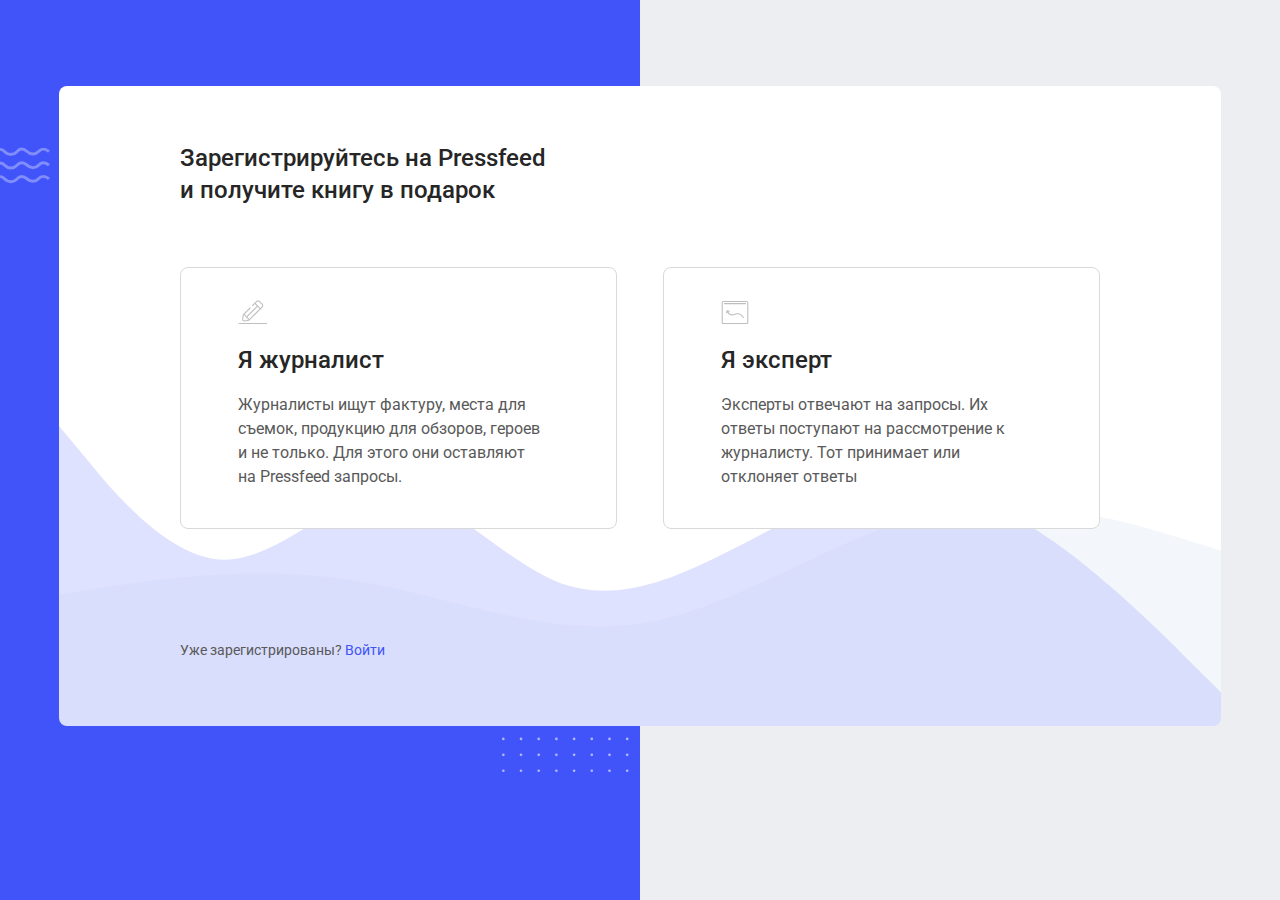
<file: index.html>
<!DOCTYPE html>
<html lang="ru">

<head>
    <meta charset="UTF-8">
    <meta http-equiv="X-UA-Compatible" content="IE=edge">
    <meta name="viewport" content="width=device-width, initial-scale=1.0">
    <link href="https://fonts.googleapis.com/css2?family=Roboto:wght@400;500&display=swap" rel="stylesheet">
    <link rel="stylesheet" href="styles/style-common.css">
    <link rel="stylesheet" href="styles/style-journalist-expert.css">
    <link rel="preconnect" href="https://fonts.googleapis.com">
    <link rel="preconnect" href="https://fonts.gstatic.com" crossorigin>
    <title>Главная</title>
</head>

<body>
    <div class="container">
        <div class="main-block">
            <h1 class="title">
                Зарегистрируйтесь на Pressfeed<br> и получите книгу в подарок
            </h1>
            <div class="row">
                <a class="link-block" href="journalist.html">
                    <div class="link-block__icon-title">
                        <svg width="29" height="24" class="icon-svg" viewBox="0 0 29 24" fill="none"
                            xmlns="http://www.w3.org/2000/svg">
                            <path fill-rule="evenodd" clip-rule="evenodd"
                                d="M16.8475 4.06716L14.8797 6.03494C14.7748 6.13683 14.6341 6.19355 14.4879 6.19293C14.3417 6.1923 14.2015 6.13439 14.0975 6.0316C14.0454 5.98075 14.0039 5.92004 13.9755 5.85302C13.9471 5.78599 13.9323 5.71399 13.932 5.64119C13.9317 5.5684 13.9459 5.49627 13.9737 5.429C14.0015 5.36173 14.0425 5.30068 14.0941 5.24938L18.4186 0.924381C19.2836 0.0593811 20.6936 0.0566041 21.5541 0.91716L24.7114 4.07438C25.5758 4.93883 25.5658 6.34827 24.7041 7.20994L11.0858 20.8283L6.31636 21.5094C4.9758 21.701 3.92747 20.6533 4.11913 19.3094L4.80024 14.5427L11.7441 7.59994C11.849 7.49805 11.9897 7.44133 12.1359 7.44195C12.2822 7.44257 12.4223 7.50049 12.5264 7.60327C12.5784 7.65412 12.6199 7.71483 12.6483 7.78186C12.6767 7.84888 12.6915 7.92089 12.6918 7.99368C12.6921 8.06648 12.6779 8.13861 12.6501 8.20588C12.6223 8.27314 12.5813 8.3342 12.5297 8.38549L6.63358 14.281L8.59802 16.2449L18.8114 6.0316L16.8475 4.06716ZM17.633 3.2816L22.3469 7.99549L23.9186 6.42438C24.3464 5.99605 24.3558 5.28994 23.9258 4.85994L20.7686 1.70272C20.3441 1.27883 19.6386 1.27605 19.2047 1.70994L17.633 3.2816ZM21.5614 8.7816L19.5975 6.81716L9.38358 17.031L11.3475 18.9949L21.5614 8.78105V8.7816ZM5.84802 15.0666L5.21913 19.4666C5.13191 20.0783 5.55358 20.496 6.15913 20.4099L10.5619 19.7805L5.84802 15.0666ZM1.11024 24.2222C0.962901 24.2222 0.821592 24.1636 0.717406 24.0594C0.613219 23.9553 0.554688 23.8139 0.554688 23.6666C0.554688 23.5193 0.613219 23.378 0.717406 23.2738C0.821592 23.1696 0.962901 23.111 1.11024 23.111H28.8936C29.0409 23.111 29.1822 23.1696 29.2864 23.2738C29.3906 23.378 29.4491 23.5193 29.4491 23.6666C29.4491 23.8139 29.3906 23.9553 29.2864 24.0594C29.1822 24.1636 29.0409 24.2222 28.8936 24.2222H1.11024Z" />
                        </svg>
                        <h1 class="link-block__title title">Я журналист</h1>
                    </div>
                    <h4 class="link-block__text">
                        Журналисты ищут фактуру, места для съемок,
                        продукцию для обзоров, героев и не только.
                        Для этого они оставляют на Pressfeed запросы.
                    </h4>
                </a>
                <a class="link-block" href="expert.html">
                    <div class="link-block__icon-title">
                        <svg width="29" height="24" class="icon-svg" viewBox="0 0 29 24"
                            xmlns="http://www.w3.org/2000/svg" id="expert-icon">
                            <path
                                d="M8.11565 11.7972C8.18613 11.8161 8.25964 11.821 8.33198 11.8115C8.40432 11.8019 8.47408 11.7783 8.53728 11.7418C8.60047 11.7053 8.65586 11.6568 8.70029 11.5989C8.74472 11.541 8.77731 11.4749 8.79621 11.4045C8.8151 11.334 8.81993 11.2605 8.81042 11.1881C8.80091 11.1158 8.77724 11.046 8.74077 10.9828C8.70429 10.9197 8.65573 10.8643 8.59785 10.8198C8.53997 10.7754 8.47391 10.7428 8.40343 10.7239L6.25676 10.1489C6.11451 10.1109 5.96298 10.1309 5.83547 10.2046C5.70797 10.2782 5.61492 10.3995 5.57677 10.5417L5.00065 12.6889C4.96249 12.8312 4.98244 12.9829 5.0561 13.1105C5.09257 13.1737 5.14113 13.2291 5.19901 13.2736C5.25689 13.318 5.32295 13.3506 5.39343 13.3695C5.53576 13.4076 5.68743 13.3877 5.81506 13.314C5.94268 13.2404 6.03582 13.119 6.07398 12.9767L6.2851 12.1878C8.18343 15.4922 10.1323 16.1906 14.4534 14.75C17.5318 13.7239 19.9523 14.7256 21.859 17.8456C21.8966 17.9086 21.9464 17.9636 22.0054 18.0073C22.0644 18.051 22.1314 18.0825 22.2027 18.1001C22.274 18.1177 22.348 18.1211 22.4206 18.1099C22.4932 18.0987 22.5628 18.0732 22.6255 18.035C22.6881 17.9967 22.7426 17.9464 22.7857 17.887C22.8288 17.8276 22.8597 17.7602 22.8766 17.6888C22.8935 17.6173 22.8961 17.5432 22.8842 17.4708C22.8723 17.3983 22.8462 17.329 22.8073 17.2667C20.6407 13.72 17.6907 12.5 14.1018 13.6956C10.2929 14.9656 8.84343 14.4856 7.19954 11.5528L8.11565 11.7972ZM25.6673 0.888916H2.33399C1.89196 0.888916 1.46803 1.06451 1.15547 1.37707C0.842913 1.68963 0.66732 2.11356 0.66732 2.55558V22.5556C0.66732 22.9976 0.842913 23.4215 1.15547 23.7341C1.46803 24.0467 1.89196 24.2222 2.33399 24.2222H25.6673C26.1093 24.2222 26.5333 24.0467 26.8458 23.7341C27.1584 23.4215 27.334 22.9976 27.334 22.5556V2.55558C27.334 2.11356 27.1584 1.68963 26.8458 1.37707C26.5333 1.06451 26.1093 0.888916 25.6673 0.888916ZM25.6673 2.00003C25.8147 2.00003 25.956 2.05856 26.0602 2.16275C26.1643 2.26693 26.2229 2.40824 26.2229 2.55558V22.5556C26.2229 22.7029 26.1643 22.8442 26.0602 22.9484C25.956 23.0526 25.8147 23.1111 25.6673 23.1111H2.33399C2.18664 23.1111 2.04534 23.0526 1.94115 22.9484C1.83696 22.8442 1.77843 22.7029 1.77843 22.5556V2.55558C1.77843 2.40824 1.83696 2.26693 1.94115 2.16275C2.04534 2.05856 2.18664 2.00003 2.33399 2.00003H25.6673ZM24.5562 25.3334H19.0007C18.8533 25.3334 18.712 25.3919 18.6078 25.4961C18.5036 25.6003 18.4451 25.7416 18.4451 25.8889C18.4451 26.0363 18.5036 26.1776 18.6078 26.2818C18.712 26.3859 18.8533 26.4445 19.0007 26.4445H24.5562C24.7035 26.4445 24.8449 26.3859 24.949 26.2818C25.0532 26.1776 25.1118 26.0363 25.1118 25.8889C25.1118 25.7416 25.0532 25.6003 24.949 25.4961C24.8449 25.3919 24.7035 25.3334 24.5562 25.3334ZM9.00065 25.3334H3.4451C3.29775 25.3334 3.15645 25.3919 3.05226 25.4961C2.94807 25.6003 2.88954 25.7416 2.88954 25.8889C2.88954 26.0363 2.94807 26.1776 3.05226 26.2818C3.15645 26.3859 3.29775 26.4445 3.4451 26.4445H9.00065C9.14799 26.4445 9.2893 26.3859 9.39349 26.2818C9.49768 26.1776 9.55621 26.0363 9.55621 25.8889C9.55621 25.7416 9.49768 25.6003 9.39349 25.4961C9.2893 25.3919 9.14799 25.3334 9.00065 25.3334ZM24.5562 3.11114H3.4451C3.29775 3.11114 3.15645 3.16967 3.05226 3.27386C2.94807 3.37804 2.88954 3.51935 2.88954 3.66669C2.88954 3.81404 2.94807 3.95534 3.05226 4.05953C3.15645 4.16372 3.29775 4.22225 3.4451 4.22225H24.5562C24.7035 4.22225 24.8449 4.16372 24.949 4.05953C25.0532 3.95534 25.1118 3.81404 25.1118 3.66669C25.1118 3.51935 25.0532 3.37804 24.949 3.27386C24.8449 3.16967 24.7035 3.11114 24.5562 3.11114Z" />
                        </svg>
                        <h1 class="link-block__title title">Я эксперт</h1>
                    </div>
                    <h4 class="link-block__text">
                        Эксперты отвечают на запросы.
                        Их ответы поступают на рассмотрение к журналисту.
                        Тот принимает или отклоняет ответы
                    </h4>
                </a>
            </div>
            <div class="bottom-link">
                Уже зарегистрированы? <a class="link-btn" href="login.html">Войти</a>
            </div>
        </div>
    </div>
</body>

</html>
</file>
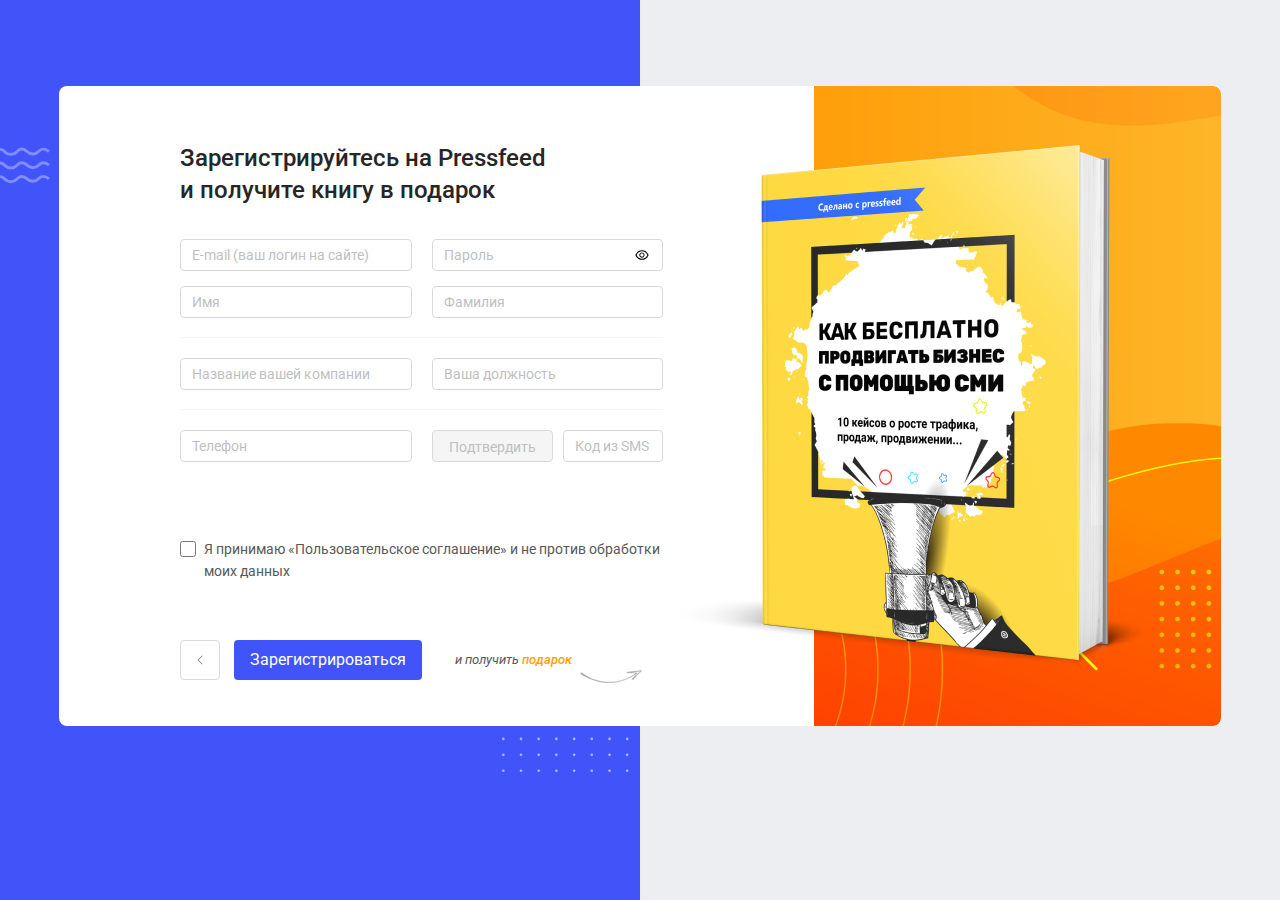
<file: expert.html>
<!DOCTYPE html>
<html lang="ru">

<head>
    <meta charset="UTF-8">
    <meta http-equiv="X-UA-Compatible" content="IE=edge">
    <meta name="viewport" content="width=device-width, initial-scale=1.0">
    <link rel="preconnect" href="https://fonts.googleapis.com">
    <link rel="preconnect" href="https://fonts.gstatic.com" crossorigin>
    <link href="https://fonts.googleapis.com/css2?family=Roboto:wght@400;500&display=swap" rel="stylesheet">
    <link rel="stylesheet" href="styles/style-common.css">
    <link rel="stylesheet" href="styles/style-expert.css">
    <title>Эксперт</title>
</head>

<body>
    <div class="container">
        <div class="main-block">
            <h1 class="title">Зарегистрируйтесь на Pressfeed<br> и получите книгу в подарок</h1>
            <form id="form">
                <input type="email" class="input input_md input_normal input-email" id="email"
                    placeholder="E-mail (ваш логин на сайте)">
                <div class="input input_md input_normal password-input-block" id="password-block">
                    <input type="password" class="input input-password" id="password"
                        placeholder="Пароль">
                    <button class="password-show-btn" id="password-visible-btn"></button>
                </div>
                <input type="text" class="input input_md input_normal input-firstname" id="first-name"
                    placeholder="Имя">
                <input type="text" class="input input_md input_normal input-lastname" id="last-name"
                    placeholder="Фамилия">
                <hr>
                <input type="text" class="input input_md input_normal input-company" id="company"
                    placeholder="Название вашей компании">
                <input type="text" class="input input_md input_normal input-position" id="position"
                    placeholder="Ваша должность">
                <hr>
                <input type="text" class="input input_md input_normal input-telephone" id="telephone"
                    placeholder="Телефон">
                <div class="accept-btn-code-block">
                    <button class="btn btn_md btn_primary" id="accept-btn" disabled>
                        Подтвердить
                    </button>
                    <input type="text" class="input input_md input_normal input-code" id="code"
                        placeholder="Код из SMS">
                </div>
                <div class="user-agreement-block">
                    <label for="agreement">
                        <h5>Я принимаю «Пользовательское соглашение» и не против обработки моих данных</h5>
                        <input type="checkbox" class="custom-checkbox-agreement" id="agreement" name="agreement">
                    </label>
                </div>
                <div class="error-block" id="error-block">
                    <span class="error-text" id="error-text">
                    </span>
                </div>
                <div class="bottom-block">
                    <button class="btn btn_lg btn_cancel" id="back-btn">
                        <span class="back-btn-text">
                            Назад
                        </span>
                    </button>
                    <button type="submit" class="btn btn_lg btn_primary">
                        <h4>Зарегистрироваться</h4>
                    </button>
                    <div class="gift-block">
                        <div class="gift-text-block">
                            <h5>и получить <span class="color-text-gift">подарок</span></h5>
                        </div>
                        <img src="images/arrow.png" class="img-arrow">
                    </div>
                </div>
            </form>
        </div>
    </div>
    <script src="expert.js"></script>
</body>

</html>
</file>
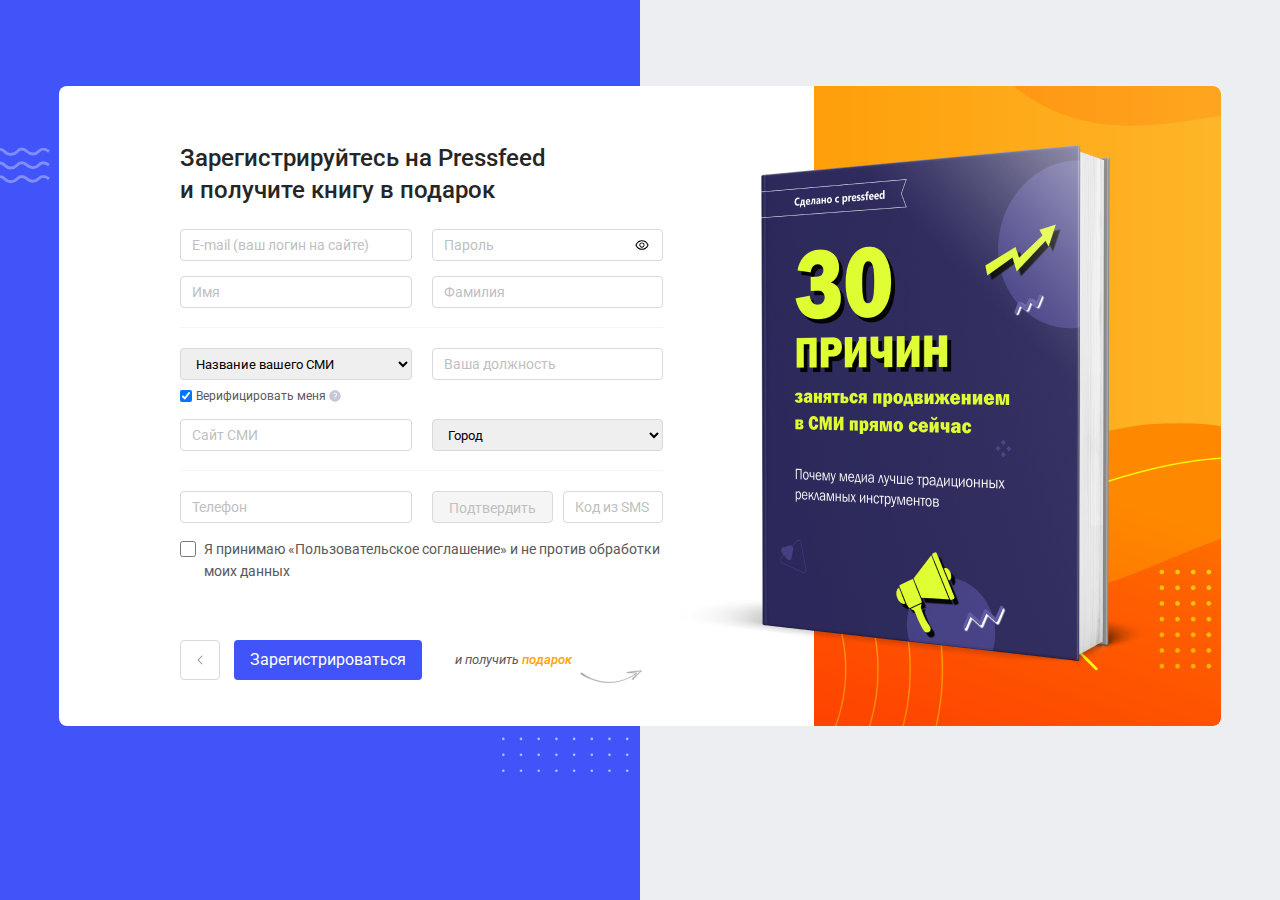
<file: journalist.html>
<!DOCTYPE html>
<html lang="ru">

<head>
    <meta charset="UTF-8">
    <meta http-equiv="X-UA-Compatible" content="IE=edge">
    <meta name="viewport" content="width=device-width, initial-scale=1.0">
    <link rel="preconnect" href="https://fonts.googleapis.com">
    <link rel="preconnect" href="https://fonts.gstatic.com" crossorigin>
    <link href="https://fonts.googleapis.com/css2?family=Roboto:wght@400;500&display=swap" rel="stylesheet">
    <link rel="stylesheet" href="styles/style-common.css">
    <link rel="stylesheet" href="styles/style-journalist.css">
    <title>Журналист</title>
</head>

<body>
    <div class="container">
        <div class="main-block">
            <h1 class="title">Зарегистрируйтесь на Pressfeed<br> и получите книгу в подарок</h1>
            <form id="form">
                <input type="email" class="input input_md input_normal input-email" id="email"
                    placeholder="E-mail (ваш логин на сайте)">
                <div class="input input_md input_normal password-input-block" id="password-block">
                    <input type="password" class="input input-password" id="password"
                        placeholder="Пароль">
                    <button class="password-show-btn" id="password-visible-btn"></button>
                </div>
                <input type="text" class="input input_md input_normal input-firstname" id="first-name"
                    placeholder="Имя">
                <input type="text" class="input input_md input_normal input-lastname" id="last-name"
                    placeholder="Фамилия">
                <hr>
                <div class="mass-media-verification-block">
                    <select class="select-mass-media" id="mass-media">
                        <option disabled selected>Название вашего СМИ</option>
                        <option>Россия 23</option>
                        <option>РЕН ТВ</option>
                        <option>Коммерсантъ</option>
                        <option>Азовская неделя</option>
                    </select>
                    <div class="verification-block">
                        <label for="verification">
                            <h6>Верифицировать меня</h6>
                            <input type="checkbox" class="custom-checkbox-verification" id="verification"
                                name="verification" checked>
                        </label>
                        <div class="tooltip">
                            <svg width="14" height="14" viewBox="0 0 14 14" fill="none"
                                xmlns="http://www.w3.org/2000/svg">
                                <path
                                    d="M7 12.25C9.8995 12.25 12.25 9.8995 12.25 7C12.25 4.1005 9.8995 1.75 7 1.75C4.1005 1.75 1.75 4.1005 1.75 7C1.75 9.8995 4.1005 12.25 7 12.25Z"
                                    fill="#C6C8D9" />
                                <path fill-rule="evenodd" clip-rule="evenodd"
                                    d="M7 2.1875C4.34213 2.1875 2.1875 4.34213 2.1875 7C2.1875 9.65787 4.34213 11.8125 7 11.8125C9.65787 11.8125 11.8125 9.65787 11.8125 7C11.8125 4.34213 9.65787 2.1875 7 2.1875ZM1.3125 7C1.3125 3.85888 3.85888 1.3125 7 1.3125C10.1411 1.3125 12.6875 3.85888 12.6875 7C12.6875 10.1411 10.1411 12.6875 7 12.6875C3.85888 12.6875 1.3125 10.1411 1.3125 7Z"
                                    fill="#C6C8D9" />
                                <path fill-rule="evenodd" clip-rule="evenodd"
                                    d="M7 9.47913C7.24162 9.47913 7.4375 9.675 7.4375 9.91663V9.92246C7.4375 10.1641 7.24162 10.36 7 10.36C6.75838 10.36 6.5625 10.1641 6.5625 9.92246V9.91663C6.5625 9.675 6.75838 9.47913 7 9.47913Z"
                                    fill="white" />
                                <path fill-rule="evenodd" clip-rule="evenodd"
                                    d="M6.17514 3.83184C6.44622 3.6977 6.74475 3.62832 7.04721 3.62916C7.34966 3.63 7.6478 3.70103 7.91814 3.83667C8.18848 3.97231 8.42364 4.16885 8.60512 4.41082C8.7866 4.65278 8.90943 4.93357 8.96395 5.23108C9.01846 5.52858 9.00318 5.83468 8.9193 6.12528C8.83541 6.41587 8.68522 6.68303 8.48055 6.90572C8.27587 7.1284 8.0223 7.30054 7.73979 7.40857L7.72865 7.41266C7.63919 7.44412 7.56237 7.5038 7.50976 7.5827C7.45716 7.66161 7.43161 7.75548 7.43698 7.85016C7.45067 8.0914 7.2662 8.29805 7.02496 8.31173C6.78372 8.32541 6.57707 8.14094 6.56339 7.89971C6.54728 7.61566 6.6239 7.33407 6.78172 7.09734C6.93823 6.86257 7.1662 6.68454 7.43176 6.58956C7.58596 6.5298 7.72439 6.43539 7.83633 6.3136C7.94936 6.19062 8.0323 6.04309 8.07862 5.88261C8.12494 5.72213 8.13338 5.55309 8.10328 5.3888C8.07317 5.2245 8.00534 5.06944 7.90512 4.93582C7.8049 4.80219 7.67503 4.69366 7.52574 4.61875C7.37645 4.54385 7.21181 4.50462 7.04478 4.50415C6.87775 4.50369 6.71289 4.54201 6.56319 4.61608C6.41348 4.69016 6.28302 4.79797 6.18206 4.93104C6.03601 5.12353 5.76157 5.16118 5.56908 5.01514C5.37659 4.86909 5.33894 4.59466 5.48498 4.40216C5.6678 4.16121 5.90405 3.96597 6.17514 3.83184Z"
                                    fill="white" />
                            </svg>
                            <div class="tooltip-content">
                                <h4><span class="color-text-tooltip">Что такое верификация журналиста</span></h4>
                                <div class="tooltip-content-small">
                                    <h6><span class="text-tooltip">Верификация повышает доверие экспертов и
                                            увеличивает количество откликов на ваши
                                            запросы, а также у вас будет полноценный доступ к чатам с
                                            экспертами.</span></h6>
                                </div>
                            </div>
                        </div>
                    </div>
                    <div class="verification-text">
                        <h6><span class="text-tooltip">Верификация повышает доверие экспертов и увеличивает
                                количество откликов на ваши
                                запросы, а также у вас будет полноценный доступ к чатам с экспертами.</span></h6>
                    </div>
                </div>
                <input type="text" class="input input_md input_normal input-position" id="position"
                    placeholder="Ваша должность">
                <input type="text" class="input input_md input_normal input-site" id="site" placeholder="Сайт СМИ">
                <select class="select-city" id="city">
                    <option disabled selected>Город</option>
                    <option>Азов</option>
                    <option>Москва</option>
                    <option>Санкт-Петербург</option>
                    <option>Ростов-на-Дону</option>
                </select>
                <hr>
                <input type="text" class="input input_md input_normal input-telephone" id="telephone"
                    placeholder="Телефон">
                <div class="accept-btn-code-block">
                    <button class="btn btn_md btn_primary" id="accept-btn" disabled>
                        Подтвердить
                    </button>
                    <input type="text" class="input input_md input_normal input-code" id="code"
                        placeholder="Код из SMS">
                </div>
                <div class="user-agreement-block">
                    <label for="agreement">
                        <h5>Я принимаю «Пользовательское соглашение» и не против обработки моих данных</h5>
                        <input type="checkbox" class="custom-checkbox-agreement" id="agreement" name="agreement">
                    </label>
                </div>
                <div class="error-block" id="error-block">
                    <span class="error-text" id="error-text">
                    </span>
                </div>
                <div class="bottom-block">
                    <button class="btn btn_lg btn_cancel" id="back-btn">
                        <span class="back-btn-text">
                            Назад
                        </span>
                    </button>
                    <button type="submit" class="btn btn_lg btn_primary">
                        Зарегистрироваться
                    </button>
                    <div class="gift-block">
                        <div class="gift-text-block">
                            <h5>и получить <span class="color-text-gift">подарок</span></h5>
                        </div>
                        <img src="images/arrow.png" class="img-arrow">
                    </div>
                </div>
            </form>
        </div>
    </div>
    <script src="journalist.js"></script>
</body>

</html>
</file>
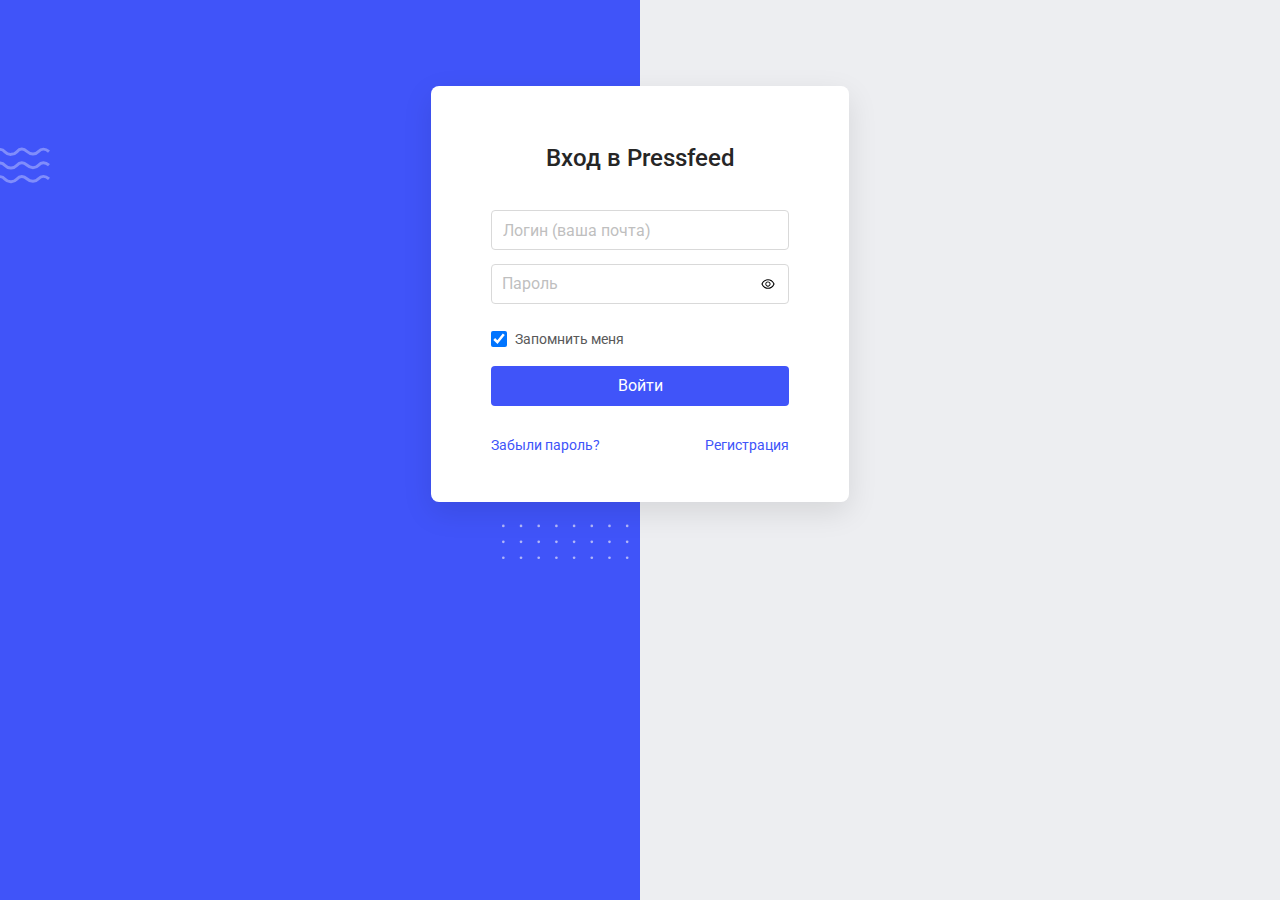
<file: login.html>
<!DOCTYPE html>
<html lang="ru">

<head>
    <meta charset="UTF-8">
    <meta http-equiv="X-UA-Compatible" content="IE=edge">
    <meta name="viewport" content="width=device-width, initial-scale=1.0">
    <link rel="preconnect" href="https://fonts.googleapis.com">
    <link rel="preconnect" href="https://fonts.gstatic.com" crossorigin>
    <link href="https://fonts.googleapis.com/css2?family=Roboto:wght@400;500&display=swap" rel="stylesheet">
    <link rel="stylesheet" href="styles/style-common.css">
    <link rel="stylesheet" href="styles/style-login.css">
    <title>Вход в Pressfeed</title>
</head>

<body>
    <div class="container">
        <div class="main-block">
            <h1 class="title">Вход в Pressfeed</h1>
            <form id="form">
                <input type="email" class="input input_lg input_normal input-email" id="email" placeholder="Логин (ваша почта)">
                <div class="input input_lg input_normal password-input-block" id="password-block">
                    <input type="password" class="input input-password" id="password" placeholder="Пароль">
                    <button class="password-show-btn" id="password-visible-btn"></button>
                </div>
                <label for="remember">
                    <h5>Запомнить меня</h5>
                    <input type="checkbox" class="custom-checkbox-remember" id="remember" name="remember" checked>
                </label>
                <button type="submit" class="btn btn_lg btn_primary login-btn">
                    Войти
                </button>
                <div class="bottom-links">
                    <div class="remember-password-link">
                        <a class="link-btn" href="reset_password.html">
                            Забыли пароль?
                        </a>
                    </div>
                    <div class="registration-link">
                        <a class="link-btn" href="index.html">
                            Регистрация
                        </a>
                    </div>
                </div>
            </form>
        </div>
    </div>
    <script src="login.js"></script>
</body>

</html>
</file>
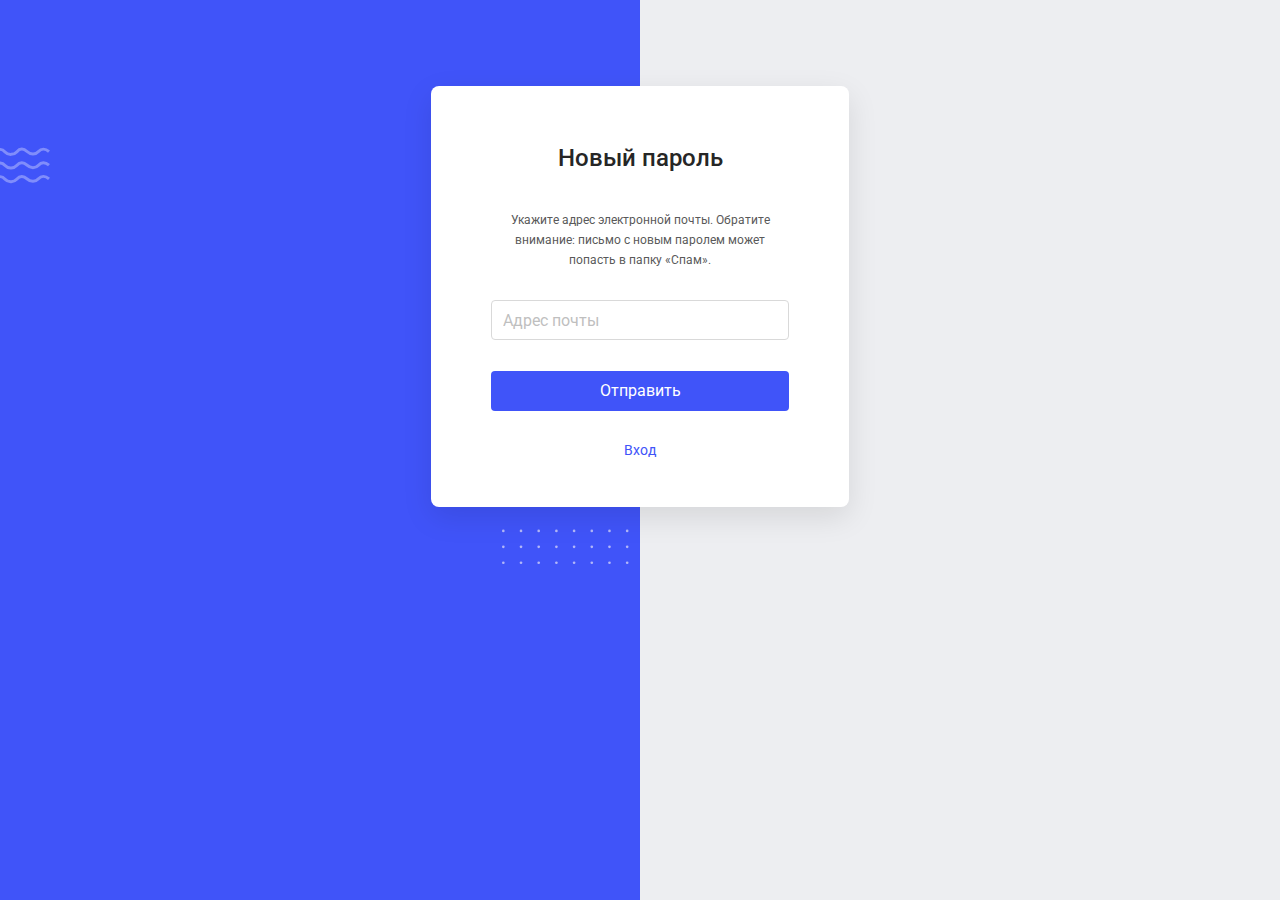
<file: reset_password.html>
<!DOCTYPE html>
<html lang="ru">

<head>
    <meta charset="UTF-8">
    <meta http-equiv="X-UA-Compatible" content="IE=edge">
    <meta name="viewport" content="width=device-width, initial-scale=1.0">
    <link rel="preconnect" href="https://fonts.googleapis.com">
    <link rel="preconnect" href="https://fonts.gstatic.com" crossorigin>
    <link href="https://fonts.googleapis.com/css2?family=Roboto:wght@400;500&display=swap" rel="stylesheet">
    <link rel="stylesheet" href="styles/style-common.css">
    <link rel="stylesheet" href="styles/style-reset_password.css">
    <title>Забыли пароль</title>
</head>

<body>
    <div class="container">
        <div class="main-block">
            <h1 class="title">Новый пароль</h1>
            <form id="form">
                <h6 class="warning-text">
                    Укажите адрес электронной почты. Обратите внимание: письмо с новым паролем может попасть в папку
                    «Спам».
                </h6>
                <input type="email" class="input input_lg input_normal input-login" id="email"
                    placeholder="Адрес почты">
                <button type="submit" class="btn btn_lg btn_primary send-btn">
                    Отправить
                </button>
                <a class="link-btn" href="index.html">
                    Вход
                </a>
            </form>
        </div>
    </div>
    <script src="reset_password.js"></script>
</body>

</html>
</file>
<file: styles/style-common.css>
* {
    box-sizing: border-box;
    padding: 0px;
    margin: 0px;
}

body {
    background: url("data:image/svg+xml,%3Csvg width='50' height='37' viewBox='0 0 50 37' fill='none' xmlns='http://www.w3.org/2000/svg'%3E%3Cpath d='M-28 4.89089C-23.2347 1.2499 -20.0601 0.828591 -16.1825 4.89089C-12.3048 8.95319 -8.62336 7.3879 -5.28679 4.52157C-1.66345 1.40889 2.33323 1.8683 5.05356 4.89089C8.37724 8.58387 14.0661 7.80237 16.6864 4.89089C20.0101 1.19791 23.5184 1.19791 27.0268 4.52157C30.4443 7.75922 35.517 7.87394 38.475 4.52157C41.2447 1.38256 45.307 1.38256 49 4.52157' stroke='%23808DFB' stroke-width='3'/%3E%3Cpath d='M-28 32.2189C-23.2347 28.5779 -20.0601 28.1566 -16.1825 32.2189C-12.3048 36.2812 -8.62336 34.7159 -5.28679 31.8496C-1.66345 28.7369 2.33323 29.1963 5.05356 32.2189C8.37724 35.9119 14.0661 35.1304 16.6864 32.2189C20.0101 28.5259 23.5184 28.5259 27.0268 31.8496C30.4443 35.0872 35.517 35.2019 38.475 31.8496C41.2447 28.7106 45.307 28.7106 49 31.8496' stroke='%23808DFB' stroke-width='3'/%3E%3Cpath d='M-28 18.555C-23.2347 14.914 -20.0601 14.4927 -16.1825 18.555C-12.3048 22.6172 -8.62336 21.052 -5.28679 18.1856C-1.66345 15.0729 2.33323 15.5324 5.05356 18.555C8.37724 22.2479 14.0661 21.4664 16.6864 18.555C20.0101 14.862 23.5184 14.862 27.0268 18.1856C30.4443 21.4233 35.517 21.538 38.475 18.1856C41.2447 15.0466 45.307 15.0466 49 18.1856' stroke='%23808DFB' stroke-width='3'/%3E%3C/svg%3E") no-repeat, url("data:image/svg+xml,%3Csvg width='127' height='36' viewBox='0 0 127 36' fill='none' xmlns='http://www.w3.org/2000/svg'%3E%3Ccircle cx='125.173' cy='1.9424' r='1.32692' transform='rotate(90 125.173 1.9424)' fill='%23B2B7F8'/%3E%3Ccircle cx='125.173' cy='17.8653' r='1.32692' transform='rotate(90 125.173 17.8653)' fill='%23B2B7F8'/%3E%3Ccircle cx='125.173' cy='33.7883' r='1.32692' transform='rotate(90 125.173 33.7883)' fill='%23B2B7F8'/%3E%3Ccircle cx='107.481' cy='1.9424' r='1.32692' transform='rotate(90 107.481 1.9424)' fill='%23B2B7F8'/%3E%3Ccircle cx='107.481' cy='17.8653' r='1.32692' transform='rotate(90 107.481 17.8653)' fill='%23B2B7F8'/%3E%3Ccircle cx='107.481' cy='33.7883' r='1.32692' transform='rotate(90 107.481 33.7883)' fill='%23B2B7F8'/%3E%3Ccircle cx='89.7883' cy='1.9424' r='1.32692' transform='rotate(90 89.7883 1.9424)' fill='%23B2B7F8'/%3E%3Ccircle cx='89.7883' cy='17.8653' r='1.32692' transform='rotate(90 89.7883 17.8653)' fill='%23B2B7F8'/%3E%3Ccircle cx='89.7883' cy='33.7883' r='1.32692' transform='rotate(90 89.7883 33.7883)' fill='%23B2B7F8'/%3E%3Ccircle cx='72.0959' cy='1.9424' r='1.32692' transform='rotate(90 72.0959 1.9424)' fill='%23B2B7F8'/%3E%3Ccircle cx='72.0959' cy='17.8653' r='1.32692' transform='rotate(90 72.0959 17.8653)' fill='%23B2B7F8'/%3E%3Ccircle cx='72.0959' cy='33.7883' r='1.32692' transform='rotate(90 72.0959 33.7883)' fill='%23B2B7F8'/%3E%3Ccircle cx='54.4035' cy='1.9424' r='1.32692' transform='rotate(90 54.4035 1.9424)' fill='%23B2B7F8'/%3E%3Ccircle cx='54.4035' cy='17.8653' r='1.32692' transform='rotate(90 54.4035 17.8653)' fill='%23B2B7F8'/%3E%3Ccircle cx='54.4035' cy='33.7883' r='1.32692' transform='rotate(90 54.4035 33.7883)' fill='%23B2B7F8'/%3E%3Ccircle cx='36.7112' cy='1.9424' r='1.32692' transform='rotate(90 36.7112 1.9424)' fill='%23B2B7F8'/%3E%3Ccircle cx='36.7112' cy='17.8653' r='1.32692' transform='rotate(90 36.7112 17.8653)' fill='%23B2B7F8'/%3E%3Ccircle cx='36.7112' cy='33.7883' r='1.32692' transform='rotate(90 36.7112 33.7883)' fill='%23B2B7F8'/%3E%3Ccircle cx='19.0193' cy='1.9424' r='1.32692' transform='rotate(90 19.0193 1.9424)' fill='%23B2B7F8'/%3E%3Ccircle cx='19.0193' cy='17.8653' r='1.32692' transform='rotate(90 19.0193 17.8653)' fill='%23B2B7F8'/%3E%3Ccircle cx='19.0193' cy='33.7883' r='1.32692' transform='rotate(90 19.0193 33.7883)' fill='%23B2B7F8'/%3E%3Ccircle cx='1.32737' cy='1.9424' r='1.32692' transform='rotate(90 1.32737 1.9424)' fill='%23B2B7F8'/%3E%3Ccircle cx='1.32737' cy='17.8653' r='1.32692' transform='rotate(90 1.32737 17.8653)' fill='%23B2B7F8'/%3E%3Ccircle cx='1.32737' cy='33.7883' r='1.32692' transform='rotate(90 1.32737 33.7883)' fill='%23B2B7F8'/%3E%3C/svg%3E") no-repeat, linear-gradient(to right, #4054F9 50%, #EDEEF1 50%);
    background-position: top 147px left, top 95% right calc(50% + 75px), 0 0;
}

.btn {
    border-radius: 4px;
    font-family: inherit;
    align-items: center;
}

.btn_lg {
    height: 40px;
    padding: 8px 16px;
    font-weight: 400;
    font-size: 16px;
    line-height: 24px;
}

.btn_md {
    height: 32px;
    padding: 5px 16px;
    font-weight: 400;
    font-size: 14px;
    line-height: 22px;
}

.btn_sm {
    height: 24px;
    padding: 2px 8px;
    font-weight: 400;
    font-size: 12px;
    line-height: 20px;
}

.btn_primary {
    background-color: #4054F9;
    border: #4054F9;
    color: #FFFFFF;
}

.btn_primary:hover {
    background-color: #6070FA;
    border: #6070FA;
    cursor: pointer;
}

.btn_primary:focus {
    outline: none;
    background-color: #6070FA;
    border: #6070FA;
}

.btn_primary:active {
    background-color: #0821F3;
    border: #0821F3;
}

.btn_primary:disabled {
    background-color: #F5F5F5;
    border: 1px solid #D9D9D9;
    color: #BFBFBF;
}

.btn_cancel {
    background-color: #FFFFFF;
    color: #8C8C8C;
    border: 1px solid #D9D9D9;
}

.btn_cancel:hover {
    background-color: #FAFAFA;
    color: #595959;
    border: 1px solid #E8E8E8;
    cursor: pointer;
}

.btn_cancel:focus {
    outline: none;
    background-color: #FAFAFA;
    color: #595959;
    border: 1px solid #E8E8E8;
}

.btn_cancel:active {
    background-color: #F5F5F5;
    color: #595959;
    border: 1px solid #D9D9D9;
}

.input {
    width: 100%;
    background-color: #FFFFFF;
    border-radius: 4px;
    font-family: inherit;
    color: #595959;
}

.input_lg {
    height: 40px;
    padding: 7px 11px;
    font-weight: 400;
    font-size: 16px;
    line-height: 24px;
}

.input_md {
    height: 32px;
    padding: 4px 11px;
    font-weight: 400;
    font-size: 14px;
    line-height: 22px;
}

.input_sm {
    height: 24px;
    padding: 0 7px;
    font-weight: 400;
    font-size: 14px;
    line-height: 22px;
}

.input_normal {
    border: 1px solid #D9D9D9;
}

.input_normal::placeholder {
    color: #BFBFBF;
}

.input_normal:hover {
    border: 1px solid #6070FA;
}

.input_normal:focus {
    outline: none;
    border: 1px solid #6070FA; 
    box-shadow: 0 0 4px rgba(24, 144, 255, 0.5);
} 

.input_normal:disabled {
    background-color: #F5F5F5;
}

.input_error {
    border: 1px solid #F5222D;
}

.input_error::placeholder {
    color: #BFBFBF;
}

.input_error:focus {
    outline: none;
    box-shadow: 0 0 4px rgba(245, 34, 45, 0.5);
}

.input_error:disabled {
    background-color: #F5F5F5;
}

.input_warning {
    border: 1px solid #FA8C16;
}

.input_warning::placeholder {
    color: #BFBFBF;
}

.input_warning:focus {
    outline: none;
    box-shadow: 0 0 4px rgba(250, 173, 20, 0.5);
}

.input_warning:disabled {
    background-color: #F5F5F5;
}

.link-btn {
    color: #4054F9;
    text-decoration: none;
    font-weight: 400;
    font-size: 14px;
    line-height: 22px;
}

.link-btn:hover {
    text-decoration: underline;
}

.title {  
    font-weight: 500;
    font-size: 24px;
    color: #262626;
    line-height: 32px;
}

.password-show-btn {
    background: transparent;
    background-image: url("data:image/svg+xml,%3Csvg width='14' height='12'  viewBox='0 0 22 16' fill='none' xmlns='http://www.w3.org/2000/svg'%3E%3Cpath d='M21.0822 7.39531C18.8603 2.71484 15.5017 0.359375 10.9994 0.359375C6.49472 0.359375 3.13847 2.71484 0.916591 7.39766C0.82747 7.58637 0.78125 7.79247 0.78125 8.00117C0.78125 8.20987 0.82747 8.41598 0.916591 8.60469C3.13847 13.2852 6.49706 15.6406 10.9994 15.6406C15.5041 15.6406 18.8603 13.2852 21.0822 8.60234C21.2627 8.22266 21.2627 7.78203 21.0822 7.39531ZM10.9994 13.9531C7.21893 13.9531 4.45097 12.0359 2.49862 8C4.45097 3.96406 7.21893 2.04688 10.9994 2.04688C14.7799 2.04688 17.5478 3.96406 19.5002 8C17.5502 12.0359 14.7822 13.9531 10.9994 13.9531ZM10.9057 3.875C8.62753 3.875 6.78065 5.72188 6.78065 8C6.78065 10.2781 8.62753 12.125 10.9057 12.125C13.1838 12.125 15.0307 10.2781 15.0307 8C15.0307 5.72188 13.1838 3.875 10.9057 3.875ZM10.9057 10.625C9.45487 10.625 8.28065 9.45078 8.28065 8C8.28065 6.54922 9.45487 5.375 10.9057 5.375C12.3564 5.375 13.5307 6.54922 13.5307 8C13.5307 9.45078 12.3564 10.625 10.9057 10.625Z' fill='black'/%3E%3C/svg%3E%0A");
    background-repeat: no-repeat;
    background-position: center;
    border: none;
    height: 15px;
    width: 20px;
}

.password-show-btn:hover {
    background-image: url("data:image/svg+xml,%3Csvg width='14' height='12' viewBox='0 0 22 16' fill='none' xmlns='http://www.w3.org/2000/svg'%3E%3Cpath d='M21.0822 7.39531C18.8603 2.71484 15.5017 0.359375 10.9994 0.359375C6.49472 0.359375 3.13847 2.71484 0.916591 7.39766C0.82747 7.58637 0.78125 7.79247 0.78125 8.00117C0.78125 8.20987 0.82747 8.41598 0.916591 8.60469C3.13847 13.2852 6.49706 15.6406 10.9994 15.6406C15.5041 15.6406 18.8603 13.2852 21.0822 8.60234C21.2627 8.22266 21.2627 7.78203 21.0822 7.39531ZM10.9994 13.9531C7.21893 13.9531 4.45097 12.0359 2.49862 8C4.45097 3.96406 7.21893 2.04688 10.9994 2.04688C14.7799 2.04688 17.5478 3.96406 19.5002 8C17.5502 12.0359 14.7822 13.9531 10.9994 13.9531ZM10.9057 3.875C8.62753 3.875 6.78065 5.72188 6.78065 8C6.78065 10.2781 8.62753 12.125 10.9057 12.125C13.1838 12.125 15.0307 10.2781 15.0307 8C15.0307 5.72188 13.1838 3.875 10.9057 3.875ZM10.9057 10.625C9.45487 10.625 8.28065 9.45078 8.28065 8C8.28065 6.54922 9.45487 5.375 10.9057 5.375C12.3564 5.375 13.5307 6.54922 13.5307 8C13.5307 9.45078 12.3564 10.625 10.9057 10.625Z' fill='blue'/%3E%3C/svg%3E%0A");
}

.password-hide-btn {
    background: transparent;
    background-image: url("data:image/svg+xml,%3Csvg width='20' height='15' viewBox='0 0 24 24' fill='none' xmlns='http://www.w3.org/2000/svg'%3E%3Cpath d='M22.0822 11.3957C21.2583 9.65996 20.2778 8.24434 19.1408 7.14887L17.9483 8.34137C18.9207 9.27067 19.7678 10.4864 20.5002 12.0004C18.5502 16.0364 15.7822 17.9536 11.9994 17.9536C10.8639 17.9536 9.81808 17.7787 8.86182 17.429L7.56972 18.7211C8.89784 19.3344 10.3744 19.6411 11.9994 19.6411C16.5041 19.6411 19.865 17.295 22.0822 12.6028C22.1714 12.4141 22.2176 12.208 22.2176 11.9993C22.2176 11.7906 22.1714 11.5845 22.0822 11.3957ZM20.5923 3.88074L19.5932 2.88043C19.5757 2.863 19.5551 2.84917 19.5323 2.83973C19.5095 2.8303 19.4851 2.82544 19.4605 2.82544C19.4359 2.82544 19.4115 2.8303 19.3887 2.83973C19.3659 2.84917 19.3453 2.863 19.3278 2.88043L16.7645 5.44262C15.3512 4.72074 13.7628 4.35981 11.9994 4.35981C7.49472 4.35981 4.13378 6.7059 1.91659 11.3981C1.82747 11.5868 1.78125 11.7929 1.78125 12.0016C1.78125 12.2103 1.82747 12.4164 1.91659 12.6051C2.80237 14.4707 3.86878 15.9661 5.11581 17.0913L2.63565 19.5707C2.60052 19.6059 2.58078 19.6536 2.58078 19.7033C2.58078 19.753 2.60052 19.8007 2.63565 19.8358L3.6362 20.8364C3.67136 20.8715 3.71903 20.8912 3.76874 20.8912C3.81845 20.8912 3.86612 20.8715 3.90128 20.8364L20.5923 4.14606C20.6097 4.12864 20.6236 4.10796 20.633 4.0852C20.6424 4.06244 20.6473 4.03804 20.6473 4.0134C20.6473 3.98876 20.6424 3.96436 20.633 3.9416C20.6236 3.91884 20.6097 3.89816 20.5923 3.88074ZM3.49862 12.0004C5.45097 7.96449 8.21893 6.04731 11.9994 6.04731C13.2777 6.04731 14.4399 6.26668 15.4944 6.7127L13.8467 8.36035C13.0664 7.94402 12.173 7.7895 11.2982 7.9196C10.4234 8.0497 9.61352 8.45752 8.98813 9.08291C8.36275 9.7083 7.95492 10.5181 7.82482 11.3929C7.69472 12.2678 7.84924 13.1612 8.26557 13.9415L6.31042 15.8967C5.22831 14.9416 4.2955 13.6476 3.49862 12.0004ZM9.28065 12.0004C9.28106 11.5871 9.37896 11.1798 9.56638 10.8114C9.75381 10.4431 10.0255 10.1242 10.3593 9.88053C10.6932 9.63691 11.0798 9.47547 11.4877 9.40933C11.8957 9.34319 12.3135 9.37421 12.7072 9.49988L9.40511 12.802C9.32234 12.5429 9.28035 12.2725 9.28065 12.0004Z' fill='black'/%3E%3Cpath d='M11.9059 14.6252C11.8248 14.6252 11.7449 14.6214 11.6657 14.6142L10.4277 15.8521C11.1723 16.1373 11.9836 16.2006 12.7634 16.0346C13.5432 15.8685 14.2583 15.4801 14.822 14.9163C15.3858 14.3525 15.7742 13.6375 15.9403 12.8576C16.1064 12.0778 16.043 11.2666 15.7579 10.522L14.5199 11.7599C14.5272 11.8392 14.5309 11.9191 14.5309 12.0002C14.5311 12.3449 14.4633 12.6864 14.3315 13.0049C14.1996 13.3235 14.0063 13.6129 13.7625 13.8567C13.5187 14.1005 13.2293 14.2939 12.9107 14.4257C12.5921 14.5576 12.2507 14.6253 11.9059 14.6252Z' fill='black'/%3E%3C/svg%3E%0A");
    background-repeat: no-repeat;
    background-position: center;
    border: none;
    height: 15px;
    width: 20px;
}

.password-hide-btn:hover {
    background-image: url("data:image/svg+xml,%3Csvg width='20' height='15' viewBox='0 0 24 24' fill='blue' xmlns='http://www.w3.org/2000/svg'%3E%3Cpath d='M22.0822 11.3957C21.2583 9.65996 20.2778 8.24434 19.1408 7.14887L17.9483 8.34137C18.9207 9.27067 19.7678 10.4864 20.5002 12.0004C18.5502 16.0364 15.7822 17.9536 11.9994 17.9536C10.8639 17.9536 9.81808 17.7787 8.86182 17.429L7.56972 18.7211C8.89784 19.3344 10.3744 19.6411 11.9994 19.6411C16.5041 19.6411 19.865 17.295 22.0822 12.6028C22.1714 12.4141 22.2176 12.208 22.2176 11.9993C22.2176 11.7906 22.1714 11.5845 22.0822 11.3957ZM20.5923 3.88074L19.5932 2.88043C19.5757 2.863 19.5551 2.84917 19.5323 2.83973C19.5095 2.8303 19.4851 2.82544 19.4605 2.82544C19.4359 2.82544 19.4115 2.8303 19.3887 2.83973C19.3659 2.84917 19.3453 2.863 19.3278 2.88043L16.7645 5.44262C15.3512 4.72074 13.7628 4.35981 11.9994 4.35981C7.49472 4.35981 4.13378 6.7059 1.91659 11.3981C1.82747 11.5868 1.78125 11.7929 1.78125 12.0016C1.78125 12.2103 1.82747 12.4164 1.91659 12.6051C2.80237 14.4707 3.86878 15.9661 5.11581 17.0913L2.63565 19.5707C2.60052 19.6059 2.58078 19.6536 2.58078 19.7033C2.58078 19.753 2.60052 19.8007 2.63565 19.8358L3.6362 20.8364C3.67136 20.8715 3.71903 20.8912 3.76874 20.8912C3.81845 20.8912 3.86612 20.8715 3.90128 20.8364L20.5923 4.14606C20.6097 4.12864 20.6236 4.10796 20.633 4.0852C20.6424 4.06244 20.6473 4.03804 20.6473 4.0134C20.6473 3.98876 20.6424 3.96436 20.633 3.9416C20.6236 3.91884 20.6097 3.89816 20.5923 3.88074ZM3.49862 12.0004C5.45097 7.96449 8.21893 6.04731 11.9994 6.04731C13.2777 6.04731 14.4399 6.26668 15.4944 6.7127L13.8467 8.36035C13.0664 7.94402 12.173 7.7895 11.2982 7.9196C10.4234 8.0497 9.61352 8.45752 8.98813 9.08291C8.36275 9.7083 7.95492 10.5181 7.82482 11.3929C7.69472 12.2678 7.84924 13.1612 8.26557 13.9415L6.31042 15.8967C5.22831 14.9416 4.2955 13.6476 3.49862 12.0004ZM9.28065 12.0004C9.28106 11.5871 9.37896 11.1798 9.56638 10.8114C9.75381 10.4431 10.0255 10.1242 10.3593 9.88053C10.6932 9.63691 11.0798 9.47547 11.4877 9.40933C11.8957 9.34319 12.3135 9.37421 12.7072 9.49988L9.40511 12.802C9.32234 12.5429 9.28035 12.2725 9.28065 12.0004Z' fill='blue'/%3E%3Cpath d='M11.9059 14.6252C11.8248 14.6252 11.7449 14.6214 11.6657 14.6142L10.4277 15.8521C11.1723 16.1373 11.9836 16.2006 12.7634 16.0346C13.5432 15.8685 14.2583 15.4801 14.822 14.9163C15.3858 14.3525 15.7742 13.6375 15.9403 12.8576C16.1064 12.0778 16.043 11.2666 15.7579 10.522L14.5199 11.7599C14.5272 11.8392 14.5309 11.9191 14.5309 12.0002C14.5311 12.3449 14.4633 12.6864 14.3315 13.0049C14.1996 13.3235 14.0063 13.6129 13.7625 13.8567C13.5187 14.1005 13.2293 14.2939 12.9107 14.4257C12.5921 14.5576 12.2507 14.6253 11.9059 14.6252Z' fill='blue'/%3E%3C/svg%3E%0A");
}
</file>
<file: styles/style-journalist-expert.css>
* {
    font-family: 'Roboto', sans-serif;
}

.container {
    max-width: 1210px;
    margin: auto;
    padding: 86px 24px;
    height: 100%;
}

.main-block {
    border-radius: 8px;
    border: none;
    background: #FFFFFF;
    padding: 56px 121px 65px;
    background-image: url("data:image/svg+xml,%3Csvg width='1162' height='300' viewBox='0 0 1162 300' fill='none' xmlns='http://www.w3.org/2000/svg'%3E%3Cpath fill-rule='evenodd' clip-rule='evenodd' d='M1162 124.461L1113.58 109.832C1065.17 95.2042 968.333 65.9477 871.5 87.8901C774.667 109.832 677.833 182.974 581 197.602C484.167 212.23 387.333 168.346 290.5 153.717C193.667 139.089 96.8334 153.717 48.4167 161.031L0 168.346V300H48.4167C96.8334 300 193.667 300 290.5 300C387.333 300 484.167 300 581 300C677.833 300 774.667 300 871.5 300C968.333 300 1065.17 300 1113.58 300H1162V124.461Z' fill='%23E8EEF6' fill-opacity='0.5'/%3E%3Cpath fill-rule='evenodd' clip-rule='evenodd' d='M0 0L28 33.4395C55 66.879 111 133.758 166 133.758C221 133.758 277 66.879 332 66.879C387 66.879 443 133.758 498 155.732C553 177.707 609 155.732 664 128.025C719 100.318 775 66.879 830 61.1465C885 55.414 941 77.3885 996 116.561C1051 155.732 1107 211.146 1134 238.854L1162 266.561V300H1134C1107 300 1051 300 996 300C941 300 885 300 830 300C775 300 719 300 664 300C609 300 553 300 498 300C443 300 387 300 332 300C277 300 221 300 166 300C111 300 55 300 28 300H0V0Z' fill='%23BFC6FD' fill-opacity='0.5'/%3E%3C/svg%3E");
    background-position: center bottom; 
    background-repeat: no-repeat; 
}

.row {
    margin-top: 61px;
    display: flex;
    gap: 46px;
}

.link-block {
    width: 100%;
    border-color: #262626;
    padding: 32px 73px 39px 57px;
    background-color: #FFFFFF;
    border: 1px solid #D9D9D9;
    border-radius: 8px;
    cursor: pointer;
    text-decoration: none;
}

.link-block:hover {
    border: 1px solid transparent;
    box-shadow: 0 10px 30px 0 rgba(0, 0, 0, 0.15), 0 0 0 1.5px rgba(96, 112, 250, 1);
}

.link-block:hover .icon-svg {
    fill: #6070FA;
}

.link-block__title {
    margin-top: 20px;
}

.link-block__text {
    margin-top: 17px;

    font-weight: 400;
    font-size: 16px;
    color: #595959;
    line-height: 24px;
}

.bottom-link {
    margin-top: 110px;

    font-weight: 400;
    font-size: 14px;
    line-height: 22px;
    color: #595959;
}

.icon-svg {
    display: block;
    fill: #BFBFBF;
}

@media (max-width: 980px) and (min-width: 575px) {
    .main-block {
        padding-left: 18px;
        padding-right: 18px;
    }

    .row {
        flex-direction: column;
        gap: 20px;
    }

    .link-block {
        padding: 28px 39px 28px 30px;
    }

    .link-block__title {
        padding-left: 23px;
        display: inline;
    }

    .link-block__text {
        padding-left: 53px;
    }

    .icon-svg {
        float: left;
    }

    .bottom-link {
        margin-top: 42px;
    }

}

@media (max-width: 574px) and (min-width: 220px) {
    body {
        background-image: none;
        background-color: #EDEEF1;
    }
    .container {
        padding: 0;
    }
    .main-block {
        padding: 40px 20px;
        background-image: none;
        border-radius: 0;
        background-color: #EDEEF1;
        text-align: center;
    }

    .title {
        font-size: 20px;
        line-height: 28px;
    }

    .row {
        margin-top: 40px;
        flex-direction: column;
        gap: 20px;
    }

    .link-block {
        padding: 15px 19px 13px;
        text-align: left;
    }

    .link-block__title {
        margin-top: 0;
    }

    .icon-svg {
        display: none;
    }

    .bottom-link {
        margin-top: 40px;
    }
}
</file>
<file: styles/style-expert.css>
* {
    font-family: 'Roboto', sans-serif;
}

.container {
    max-width: 1210px;
    margin: auto;
    padding: 86px 24px;
}

.main-block {
    border-radius: 8px;
    background: #FFFFFF;
    padding: 56px 75px 32px 121px;
    background-image: url(../images/Книга\ 3D\ 2.png), url(../images/Rectangle\ 8.png);
    background-position: center right 75px, center right; 
    background-repeat: no-repeat; 
}

form {
    width: 50%;
    min-width: 370px;
    margin-top: 33px;
    display: flex;
    flex-wrap: wrap;
    gap: 0px 20px;
}

.input, select, .password-input-block, .accept-btn-code-block {
    width: calc(50% - 10px);
}

.input-firstname, .input-lastname {
    margin-top: 15px;
}

.password-input-block {
    display: inline-flex;
    align-items: center;
    padding-right: 10px;  
}

.input-password {
    width: calc(100% - 20px);
    border: none;
    outline: none;
    font-weight: 400;
    font-size: 14px;
    line-height: 22px;
}

.input-password::placeholder {
    color: #BFBFBF;
}

hr {
    height: 1px;
    margin-top: 19px;
    margin-bottom: 20px;
    width: 100%;
    border: 0 none;
    background-color: #F5F5F5;
}

h6 {
    font-weight: 400;
    font-size: 12px;
    line-height: 22px;
    color: #595959;
}

.telephone-accept-block {
    width: 100%;
    display: inline-flex;
}

.accept-btn-code-block {
    display: inline-flex;
}

.input-code {
    max-width: 100px;
    margin-left: 10px;
}

.user-agreement-block {
    position: relative;
    margin-top: 76px;
    display: flex;
}

.custom-checkbox-agreement {
    top: 3px;
    position: absolute;
    margin-left: -24px;
    height: 16px;
    width: 16px;
    border: 1px solid #D9D9D9;
}

label[for=agreement] {
    top: 0;
    margin-left: 24px;
}

h5 {
    font-weight: 400;
    font-size: 14px;
    line-height: 22px;
    color: #595959;
}

.error-block {
    margin-top: 14px;
    width: 100%;
    background-color: #FFF1F0;
    border: 1px solid;
    border-radius: 4px;
    border-color: #FFA39E;
    padding: 0 16px;
    visibility: hidden;
    min-height: 24px;
}

.error-text {
    font-size: 12px;
    line-height: 20px;
    font-weight: 400;
    color: #595959;
}

.bottom-block {
    margin-top: 20px;
    flex-wrap: nowrap;
    display: inline-flex;
}

.btn.btn_lg.btn_cancel {
    width: 40px;
    background-image: url("data:image/svg+xml,%3Csvg width='6' height='10' viewBox='0 0 6 10' fill='none' xmlns='http://www.w3.org/2000/svg'%3E%3Cpath fill-rule='evenodd' clip-rule='evenodd' d='M5.35355 0.646447C5.54882 0.841709 5.54882 1.15829 5.35355 1.35355L1.70711 5L5.35355 8.64645C5.54882 8.84171 5.54882 9.15829 5.35355 9.35355C5.15829 9.54882 4.84171 9.54882 4.64645 9.35355L0.646447 5.35355C0.451184 5.15829 0.451184 4.84171 0.646447 4.64645L4.64645 0.646447C4.84171 0.451184 5.15829 0.451184 5.35355 0.646447Z' fill='%238C8C8C' /%3E%3C/svg%3E");
    background-repeat: no-repeat;
    background-position: center;
}

.back-btn-text {
    display: none;
}

.btn.btn_lg.btn_primary {
    margin-left: 14px;
}

h4 {
    font-weight: 400;
    font-size: 16px;
    line-height: 24px;
    color: #FFFFFF;
}

.gift-block {
    display: inline-flex;
    margin-left: 33px;
    margin-top: 9px;
}

.gift-text-block {
    width: auto;
}

.gift-block h5 {
    font-style: italic;
    font-size: 13px;
}

.color-text-gift {
    font-style: italic;
    font-weight: 500;
    font-size: 13px;
    line-height: 22px;
    color: #FFA500;
}

.img-arrow {
    margin-top: 4px;
    padding-left: 8px;
    object-fit: scale-down;
}

@media (max-width: 1040px) and (min-width: 621px) {
    .container {
        padding: 86px 12px;
    }

    .main-block {
        padding: 56px 16px 46px;
        background-image: url(../images/book.png);
        background-size: 146px 162px;
        background-position: right 120px top 10px; 
    }

    .title {
        max-width: 60%;
    }

    form {
        width: 100%;
        margin-top: 61px;
    }

    .user-agreement-block {
        width: 100%;
    }

    .error-block {
        margin-top: 9px;
    }

    .bottom-block {
        margin-top: 9px;
    }

    .gift-block {
        display: none;
    }
}

@media (max-width: 620px) and (min-width: 302px) {
    body {
        background-image: none;
    }

    .container {
        padding: 0;
    }

    .main-block {
        border-radius: 0px;
        padding: 40px 0px 0px;
        background-image: url(../images/book.png);
        background-color: #E5E5E5;
        background-size: 146px 162px;
        background-position: center top 138px;    
    }

    .title {
        font-size: 20px;
        line-height: 28px;
        padding: 0 20px;
        text-align: center;
    }

    form {
        width: 100%;
        min-width: auto;
        margin-top: 224px;
        padding: 20px 20px;
        background-color: #FFFFFF;
    }

    .input {
        width: 100%;
        margin-top: 14px;
    }

    .password-input-block {
        width: 100%;
    }

    .input-password {
        margin-top: 0;
    }

    hr {
        margin-bottom: 6px;
    }

    .telephone-accept-block {
        flex-wrap: wrap;
    }

    .accept-btn-code-block {
        padding: 0;
        margin-top: 14px;
    }

    .input-code {
        width: 100px;
        margin-top: 0px;
    }

    .bottom-block {
        flex-wrap: wrap;
        width: 100%;
        flex-direction: column-reverse;
    }

    .btn.btn_lg.btn_cancel {
        width: 100%;
        margin-top: 14px;
        background-image: none;
    }

    .back-btn-text {
        display: block;
        color: #8C8C8C;
    }

    .btn.btn_lg.btn_primary {
        width: 100%;
        margin-left: 0px;
    }

    .gift-block {
        display: none;
    }
}
</file>
<file: styles/style-journalist.css>
* {
    font-family: 'Roboto', sans-serif;
}

.container {
    max-width: 1210px;
    margin: auto;
    padding: 86px 24px;
}

.main-block {
    border-radius: 8px;
    background: #FFFFFF;
    padding: 56px 75px 32px 121px;
    background-image: url(../images/book.png), url(../images/Rectangle\ 8.png);
    background-position: center right 75px, center right; 
    background-repeat: no-repeat; 
}

form {
    width: 50%;
    min-width: 370px;
    margin-top: 23px;
    display: flex;
    flex-wrap: wrap;
    gap: 0px 20px;
}

.input, select, .password-input-block, .mass-media-verification-block, .accept-btn-code-block {
    width: calc(50% - 10px);
}

.select-mass-media {
    width: 100%;
}

.input-firstname, .input-lastname {
    margin-top: 15px;
}

.password-input-block {
    display: inline-flex;
    align-items: center;
    padding-right: 10px;  
}

.input-password {
    width: calc(100% - 20px);
    border: none;
    outline: none;
    font-weight: 400;
    font-size: 14px;
    line-height: 22px;
}

.input-password::placeholder {
    color: #BFBFBF;
}

hr {
    height: 1px;
    margin-top: 19px;
    margin-bottom: 20px;
    width: 100%;
    border: 0 none;
    background-color: #F5F5F5;
}

.verification-block {
    margin-top: 5px;
}

label[for=verification] {
    position: absolute;
    margin-left: 16px;
}

.custom-checkbox-verification {
    position: absolute;
    top: 5px;
    width: 12px;
    height: 12px;
    background-color: #4054F9;
    border: 1px solid #D9D9D9;
    margin-left: -16px;
}

.tooltip {
    margin-left: 148px;
    padding-top: 3px;
    position: relative;
    display: inline-block;
}

.tooltip-content {
    position: absolute;
    top: 100%;
    left: calc(-393px/2);
    visibility: hidden;
    width: 393px;
    padding: 18px 28px 17px 19px;
    background-image: url("data:image/svg+xml,%3Csvg width='248' height='94' viewBox='0 0 248 94' fill='none' xmlns='http://www.w3.org/2000/svg'%3E%3Cg opacity='0.5'%3E%3Cpath fill-rule='evenodd' clip-rule='evenodd' d='M248 0H0.627441C15.4062 24.5899 63.5747 31.6522 117.311 39.5308C162.441 46.1477 211.498 53.3402 248 71.9751V0Z' fill='url(%23paint0_linear)' fill-opacity='0.2'/%3E%3Cpath fill-rule='evenodd' clip-rule='evenodd' d='M248 0H86.1152C94.7323 24.5899 122.818 31.6522 154.15 39.5308C188.761 48.2341 227.334 57.9334 248 93.3568V0Z' fill='url(%23paint1_linear)' fill-opacity='0.5'/%3E%3C/g%3E%3Cdefs%3E%3ClinearGradient id='paint0_linear' x1='43.2116' y1='0.698875' x2='172.559' y2='99.8775' gradientUnits='userSpaceOnUse'%3E%3Cstop stop-color='%2397B8F9'/%3E%3Cstop offset='1' stop-color='%23C3D8FC'/%3E%3C/linearGradient%3E%3ClinearGradient id='paint1_linear' x1='113.983' y1='-2.25853' x2='231.898' y2='41.8478' gradientUnits='userSpaceOnUse'%3E%3Cstop stop-color='%2397B8F9'/%3E%3Cstop offset='1' stop-color='%23C3D8FC'/%3E%3C/linearGradient%3E%3C/defs%3E%3C/svg%3E");
    background-position: top right;
    background-repeat: no-repeat;
    background-color: #FFFFFF;
    text-align: left;
    border-radius: 4px;
    z-index: 1;
    box-shadow: 0 2px 8px 0 rgba(0, 0, 0, 0.15);
}

.tooltip:hover .tooltip-content {
    visibility: visible;
}

.tooltip .tooltip-content::after {
    content: " ";
    position: absolute;
    top: 0;
    left: 50%;
    margin-top: -12px;
    border-width: 6px;
    border-style: solid;
    border-color: transparent #F5F8FE transparent transparent;
    transform: rotate(90deg);
}

h4 {
    font-weight: 400;
    font-size: 16px;
    line-height: 24px;
    color: #FFFFFF;
}

h4 .color-text-tooltip {
    font-weight: 500;
    color: #262626;
}

h6 {
    font-weight: 400;
    font-size: 12px;
    line-height: 22px;
    color: #595959;
}

h6 .text-tooltip {
    line-height: 20px;
}

.tooltip-content-small {
    margin-top: 13px;
}

.verification-text {
    display: none;
}

.input-site {
    margin-top: 12px;
}

.select-city {
    margin-top: 12px;
}

.telephone-accept-block {
    width: 100%;
    display: inline-flex;
}

.accept-btn-code-block {
    display: inline-flex;
}

.input-code {
    max-width: 100px;
    margin-left: 10px;
}

.user-agreement-block {
    position: relative;
    margin-top: 15px;
    display: flex;
}

.custom-checkbox-agreement {
    top: 3px;
    position: absolute;
    margin-left: -24px;
    height: 16px;
    width: 16px;
    border: 1px solid #D9D9D9;
}

label[for=agreement] {
    top: 0;
    margin-left: 24px;
}

h5 {
    font-weight: 400;
    font-size: 14px;
    line-height: 22px;
    color: #595959;
}

select {
    padding: 4px 11px;
    border: 1px solid;
    border-radius: 4px;
    border-color: #D9D9D9;
    height: 32px;
}

.error-block {
    margin-top: 14px;
    width: 100%;
    background-color: #FFF1F0;
    border: 1px solid;
    border-radius: 4px;
    border-color: #FFA39E;
    padding: 0 16px;
    visibility: hidden;
    min-height: 24px;
}

.error-text {
    font-size: 12px;
    line-height: 20px;
    font-weight: 400;
    color: #595959;
}

.bottom-block {
    margin-top: 20px;
    flex-wrap: nowrap;
    display: inline-flex;
}

.btn.btn_lg.btn_cancel {
    width: 40px;
    background-image: url("data:image/svg+xml,%3Csvg width='6' height='10' viewBox='0 0 6 10' fill='none' xmlns='http://www.w3.org/2000/svg'%3E%3Cpath fill-rule='evenodd' clip-rule='evenodd' d='M5.35355 0.646447C5.54882 0.841709 5.54882 1.15829 5.35355 1.35355L1.70711 5L5.35355 8.64645C5.54882 8.84171 5.54882 9.15829 5.35355 9.35355C5.15829 9.54882 4.84171 9.54882 4.64645 9.35355L0.646447 5.35355C0.451184 5.15829 0.451184 4.84171 0.646447 4.64645L4.64645 0.646447C4.84171 0.451184 5.15829 0.451184 5.35355 0.646447Z' fill='%238C8C8C' /%3E%3C/svg%3E");
    background-repeat: no-repeat;
    background-position: center;
}

.back-btn-text {
    display: none;
}

.btn.btn_lg.btn_primary {
    margin-left: 14px;
}

.gift-block {
    display: inline-flex;
    margin-left: 33px;
    margin-top: 9px;
}

.gift-text-block {
    width: auto;
}

.gift-block h5 {
    font-style: italic;
    font-size: 13px;
}

.color-text-gift {
    font-style: italic;
    font-weight: 500;
    font-size: 13px;
    line-height: 22px;
    color: #FFA500;
}

.img-arrow {
    margin-top: 4px;
    padding-left: 8px;
    object-fit: scale-down;
}

@media (max-width: 1040px) and (min-width: 621px) {
    .container {
        padding: 86px 12px;
    }

    .main-block {
        padding: 56px 16px 46px;
        background-image: url(../images/book.png);
        background-size: 146px 162px;
        background-position: right 120px top 10px; 
    }

    .title {
        max-width: 60%;
    }

    form {
        width: 100%;
        margin-top: 61px;
    }

    .error-block {
        margin-top: 9px;
    }

    .bottom-block {
        margin-top: 9px;
    }

    .user-agreement-block {
        width: 100%;
    }

    .gift-block {
        display: none;
    }
}

@media (max-width: 620px) and (min-width: 302px) {
    body {
        background-image: none;
    }

    .container {
        padding: 0;
    }

    .main-block {
        border-radius: 0px;
        padding: 40px 0px 0px;
        background-image: url(../images/book.png);
        background-color: #E5E5E5;
        background-size: 146px 162px;
        background-position: center top 138px;    
    }

    .title {
        font-size: 20px;
        line-height: 28px;
        padding: 0 20px;
        text-align: center;
    }

    form {
        width: 100%;
        min-width: auto;
        margin-top: 224px;
        padding: 20px 20px;
        background-color: #FFFFFF;
    }

    .input, select {
        width: 100%;
        margin-top: 14px;
    }
     
    .password-input-block,
    .mass-media-verification-block {
        width: 100%;
    }

    .input-password {
        margin-top: 0;
    }

    hr {
        margin-bottom: 6px;
    }

    .verification-block {
        margin-top: 8px;
    }

    .tooltip:hover .tooltip-content {
        visibility: hidden;
    }

    .verification-text {
        display: flex;
        padding-left: 16px;
    }

    h6 .text-tooltip {
        font-size: 11px;
        line-height: 14px;
        color: #8C8C8C;
    }

    .telephone-accept-block {
        flex-wrap: wrap;
    }

    .accept-btn-code-block {
        padding: 0;
        margin-top: 14px;
    }

    .input-code {
        width: 100px;
        margin-top: 0px;
    }

    .bottom-block {
        flex-wrap: wrap;
        width: 100%;
        flex-direction: column-reverse;
    }

    .btn.btn_lg.btn_cancel {
        width: 100%;
        margin-top: 14px;
        background-image: none;
    }

    .back-btn-text {
        display: block;
        color: #8C8C8C;
    }

    .btn.btn_lg.btn_primary {
        width: 100%;
        margin-left: 0px;
    }

    .gift-block {
        display: none;
    }
}
</file>
<file: styles/style-login.css>
* {
    font-family: 'Roboto', sans-serif;
}

.container {
    max-width: 600px;
    margin: auto;
    padding: 86px 24px;
}

.main-block {
    margin: auto;
    display: flex;
    flex-wrap: wrap;
    max-width: 418px;
    background-color: #FFFFFF;
    border-radius: 8px;
    box-shadow: 0 10px 30px 0 rgba(0, 0, 0, 0.1);
}

.title {
    text-align: center;
    width: 100%;
    margin-top: 56px;
}

form {
    padding: 36px 60px 46px;
}

.password-input-block {
    margin-top: 14px;
    display: inline-flex;
    align-items: center;
    padding-right: 10px;  
    padding: 0 10px 0;
}

.input-password {
    width: calc(100% - 20px);
    border: none;
    outline: none;
    padding: 0;
    font-weight: 400;
    font-size: 16px;
    line-height: 24px;
}

.input-password::placeholder {
    color: #BFBFBF;
}

label[for=remember] {
    position: absolute;
    margin-left: 24px;
    margin-top: 24px;
}

.custom-checkbox-remember {
    position: absolute;
    top: 3px;
    width: 16px;
    height: 16px;
    background-color: #4054F9;
    border: 1px solid #D9D9D9;
    margin-left: -24px;
}

h5 {
    font-weight: 400;
    font-size: 14px;
    line-height: 22px;
    color: #595959;
}

.login-btn {
    width: 100%;
    margin-top: 62px;
}

.bottom-links {
    margin-top: 28px;
    width: 100%;
    display: flex;
}

.remember-password-link {
    width: 50%;
    text-align: left;
}

.registration-link {
    width: 50%;
    text-align: right;
}

@media (max-width: 430px) and (min-width: 302px) {
    body {
        height: auto;
        background-image: none;
        background-color: #E5E5E5;
    }
    
    .container {
        padding: 0px 0px;
    }
    
    .main-block { 
        background-color: #E5E5E5;
        border-radius: 0px;
        box-shadow: none;
        width: 100%;
        height: 100%;
    }

    .title {
        margin-top: 40px;
        margin-bottom: 40px;
    }

    form {
        padding: 20px 20px 24px;
        width: 100%;
        background-color: #FFFFFF;
    }

    .input.input_lg.input_normal {
        padding: 4px 11px;
        height: 32px;
        font-size: 14px;
        line-height: 22px;
    }

    label[for=remember] {
        margin-top: 20px;
    }

    .login-btn {
        margin-top: 62px;
    }

    .bottom-links {
        margin-top: 20px;
    }
}
</file>
